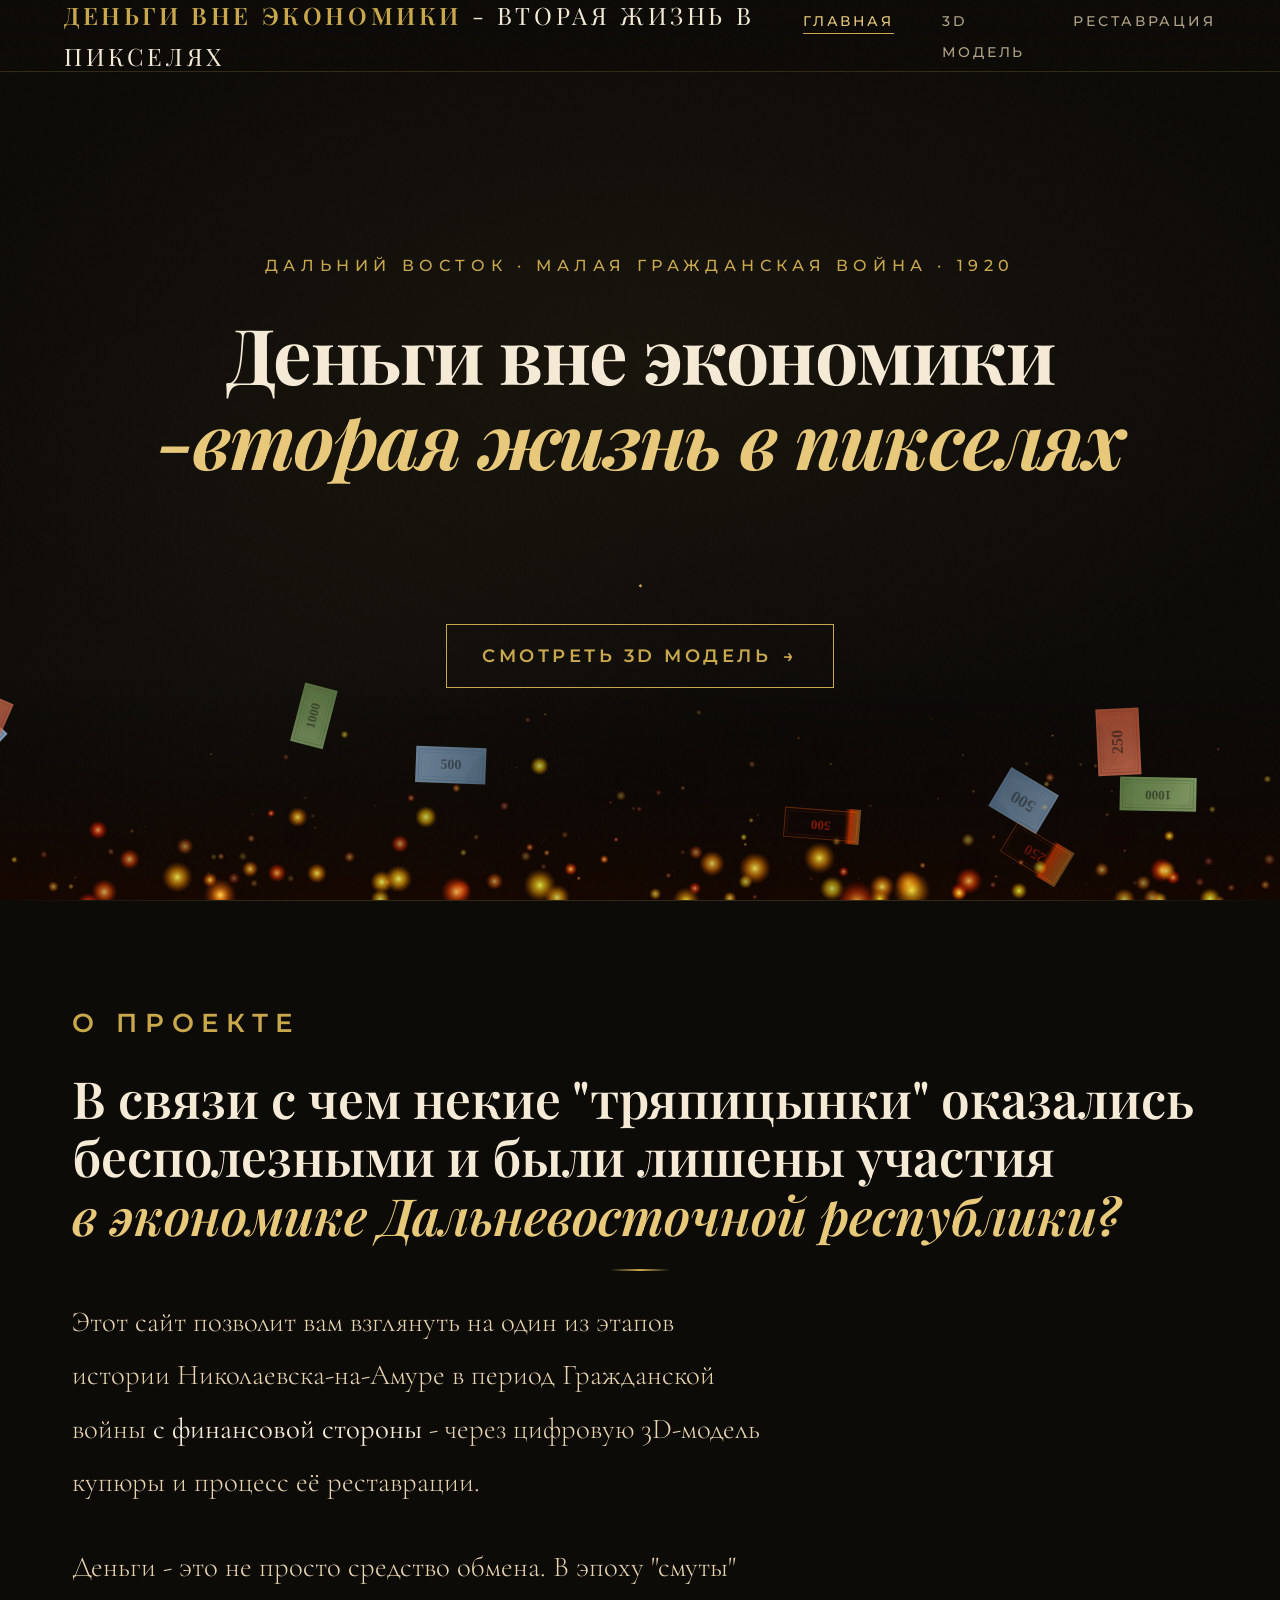
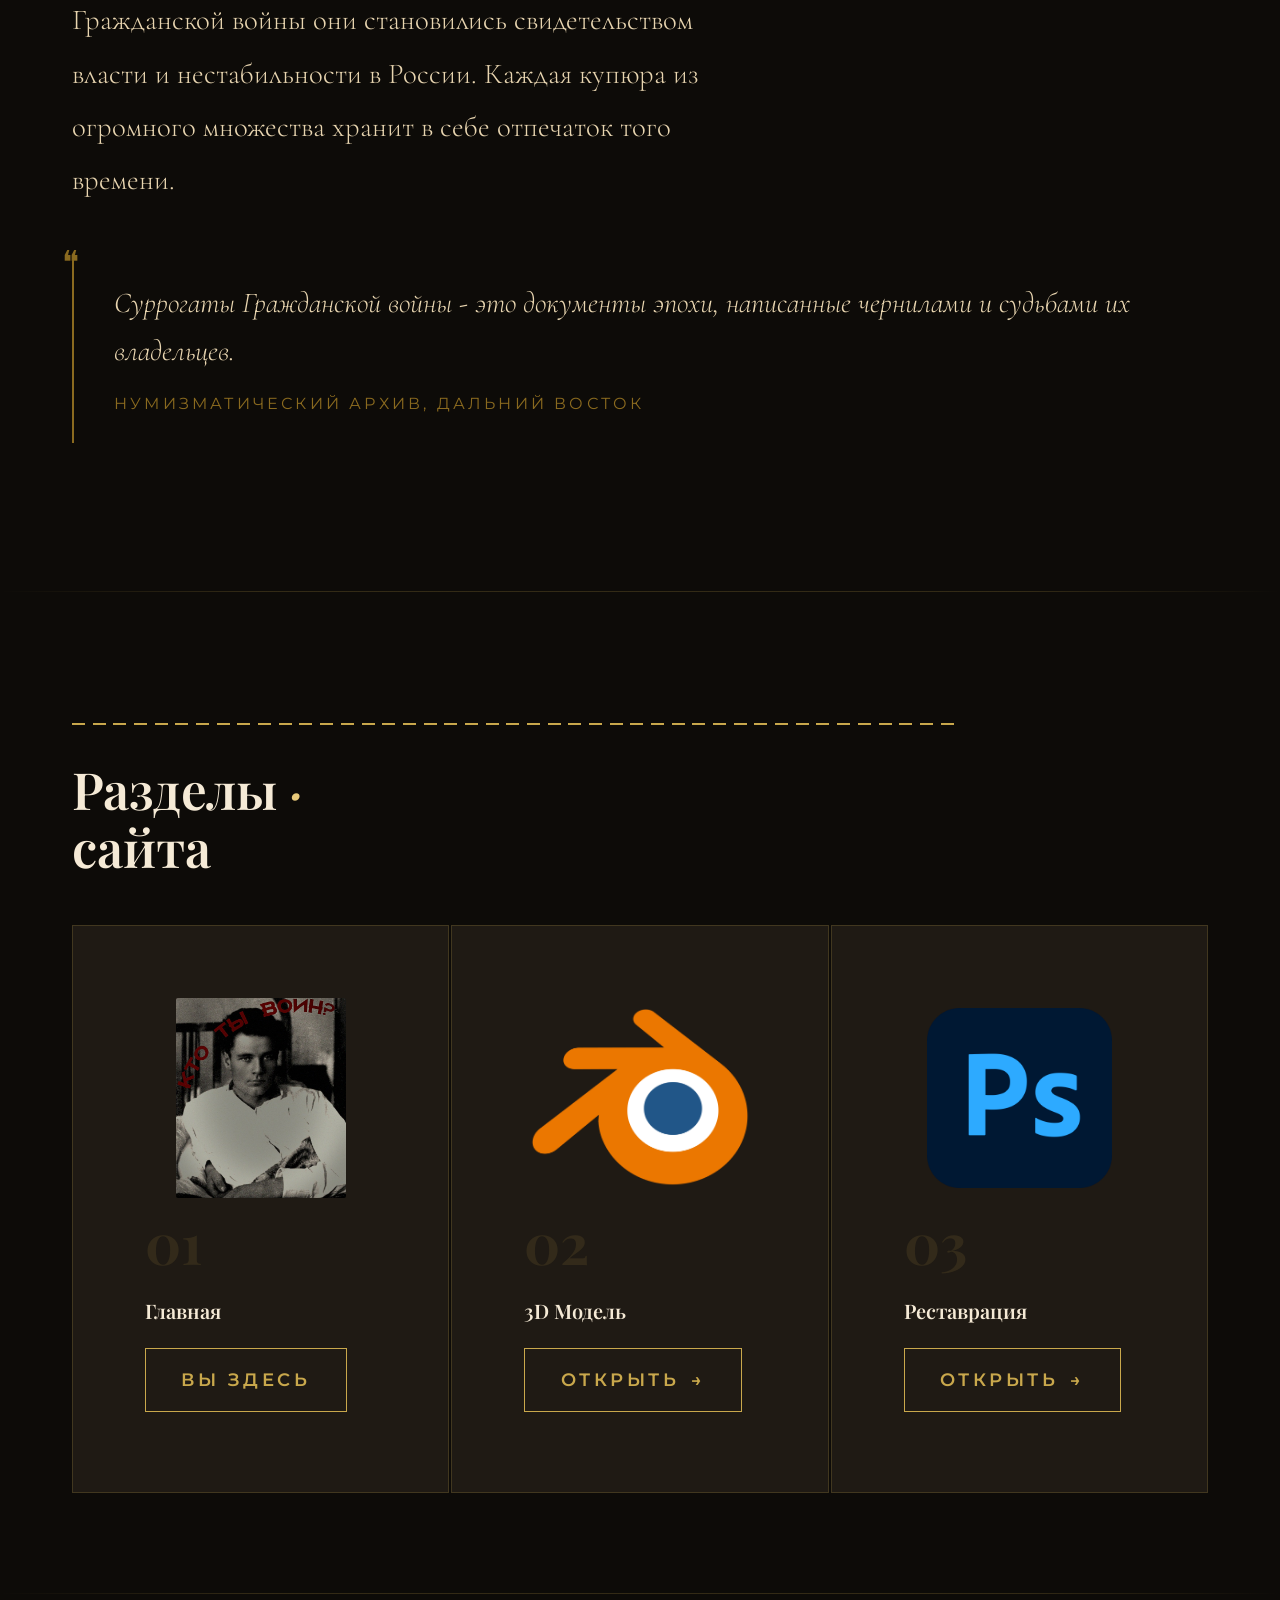
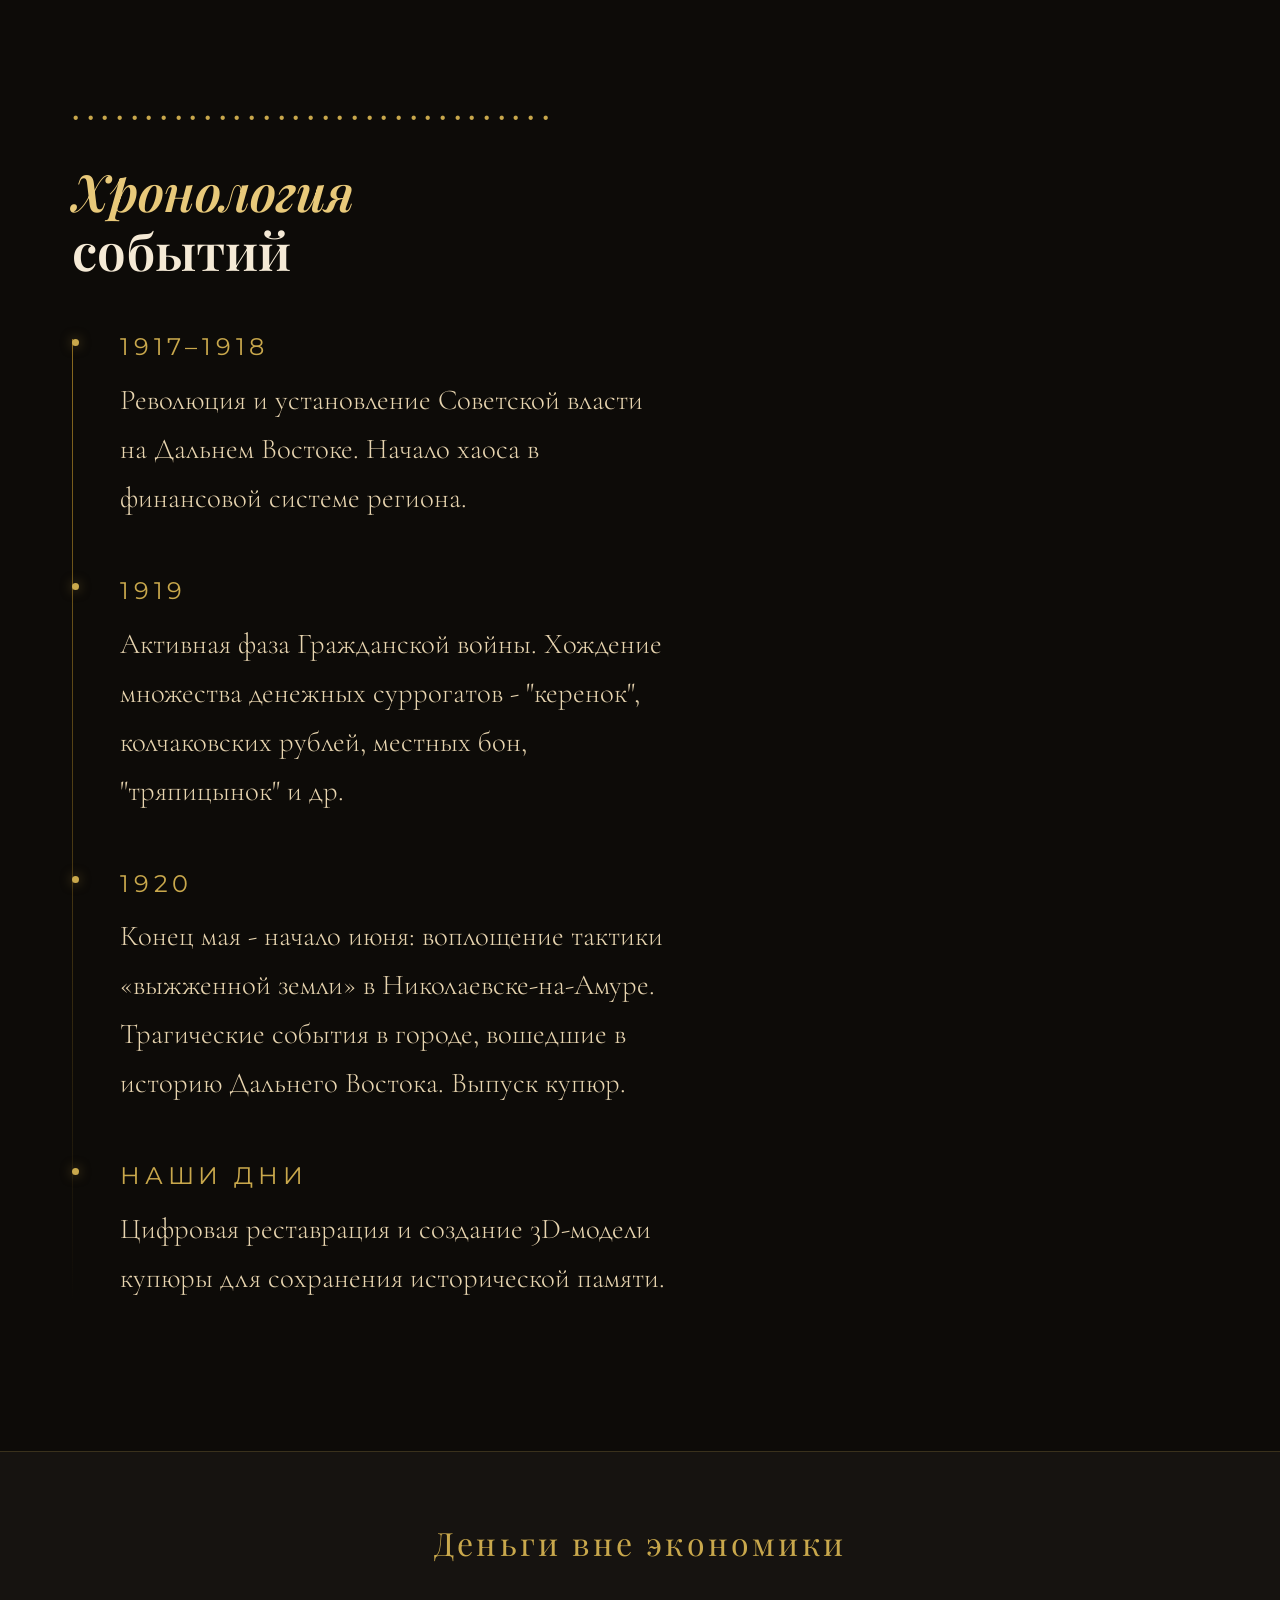
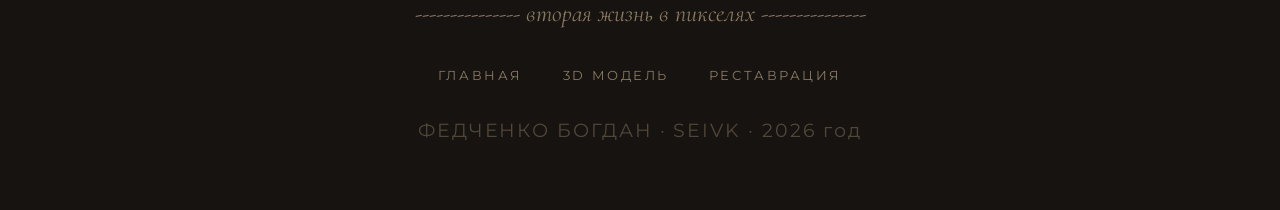
<file: index.html>
<!DOCTYPE html>
<html lang="ru">
<head>
  <meta charset="UTF-8" />
  <meta name="viewport" content="width=device-width, initial-scale=1.0" />
  <title>Деньги вне экономики - вторая жизнь в пикселях</title>
  <link rel="stylesheet" href="css/style.css" />
  <style>
    #fire-canvas {
      position: absolute;
      bottom: 0; left: 0;
      width: 100%; height: 220px;
      pointer-events: none;
      z-index: 1;
    }
    .page-hero { position: relative; overflow: hidden; }
    .page-hero > *:not(#fire-canvas) { position: relative; z-index: 2; }
  </style>
</head>
<body>

  <!-- ─── NAVIGATION ─── -->
  <nav>
    <a href="index.html" class="nav-logo">Деньги вне экономики <span>- вторая жизнь в пикселях</span></a>
    <ul class="nav-links">
      <li><a href="index.html">Главная</a></li>
      <li><a href="model.html">3D Модель</a></li>
      <li><a href="restoration.html">Реставрация</a></li>
    </ul>
  </nav>

  <!-- ─── HERO ─── -->
  <section class="page-hero">

    <canvas id="fire-canvas"></canvas>

    <p class="hero-eyebrow">Дальний Восток · Малая Гражданская война · 1920</p>
    <h1 class="hero-title">Деньги вне экономики<br><em>-вторая жизнь в пикселях</em></h1>
    <p class="hero-subtitle"></p>

    <div class="ornament" style="animation: fadeIn 1s ease forwards 1s; opacity: 0;">
      <span class="ornament-icon">◆</span>
    </div>

    <a href="model.html" class="btn" style="animation: fadeUp 0.8s ease forwards 1.1s; opacity: 0;">
      <span>Смотреть 3D модель</span>
      <span class="btn-arrow">→</span>
    </a>
  </section>

  <div class="divider"></div>

  <!-- ─── ABOUT SECTION ─── -->
  <div class="section">
    <span class="section-label reveal">О проекте</span>
    <h2 class="section-title reveal">В связи с чем некие "тряпицынки" оказались бесполезными и были лишены 
      участия <br><em>в экономике Дальневосточной республики?</em></h2>
    <div class="gold-line reveal"></div>

    <p class="section-text reveal" style="margin-bottom: 2rem;">
      Этот сайт позволит вам взглянуть на один из этапов истории Николаевска‑на‑Амуре
      в период Гражданской войны <strong style="color: var(--cream); font-weight: 400;">с финансовой стороны</strong> - через цифровую
      3D‑модель купюры и процесс её реставрации.
    </p>

    <p class="section-text reveal">
      Деньги - это не просто средство обмена. В эпоху "смуты" Гражданской войны они становились
      свидетельством власти и нестабильности в России. Каждая купюра из огромного множества хранит в себе отпечаток того времени.
    </p>

    <div class="quote-block reveal">
      <p class="quote-text">
        Суррогаты Гражданской войны - это документы эпохи, написанные чернилами и судьбами их владельцев.
      </p>
      <span class="quote-source">Нумизматический архив, Дальний Восток</span>
    </div>
  </div>

  <div class="divider"></div>

  <!-- ─── THREE PAGES CARDS ─── -->
  <div class="section">
    <span class="section-label reveal">___________________________________________</span>
    <h2 class="section-title reveal">Разделы <em>·</em><br>сайта</h2>

    <div class="cards-grid" style="margin-top: 3rem;">

      <div class="card reveal" data-delay="0" style="min-height:340px;display:flex;flex-direction:column;justify-content:space-between;">
        <div style="flex:1;display:flex;align-items:center;justify-content:center;padding:1.5rem 1.5rem 1rem;">
          <img src="assets/images/card-about.jpg" alt="Главная"
               style="max-width:100%;max-height:200px;object-fit:contain;border-radius:2px;" />
        </div>
        <div style="padding:0 2rem 2rem;">
          <div class="card-number">01</div>
          <h3 class="card-title">Главная</h3>
          <div style="margin-top:1.25rem;">
            <a href="index.html" class="btn"><span>Вы здесь</span></a>
          </div>
        </div>
      </div>

      <div class="card reveal" data-delay="150" style="min-height:340px;display:flex;flex-direction:column;justify-content:space-between;">
        <div style="flex:1;display:flex;align-items:center;justify-content:center;padding:1.5rem 1.5rem 1rem;">
          <img src="assets/images/card-model.png" alt="3D Модель"
               style="max-width:100%;max-height:180px;object-fit:contain;" />
        </div>
        <div style="padding:0 2rem 2rem;">
          <div class="card-number">02</div>
          <h3 class="card-title">3D Модель</h3>
          <div style="margin-top:1.25rem;">
            <a href="model.html" class="btn"><span>Открыть</span> <span class="btn-arrow">→</span></a>
          </div>
        </div>
      </div>

      <div class="card reveal" data-delay="300" style="min-height:340px;display:flex;flex-direction:column;justify-content:space-between;">
        <div style="flex:1;display:flex;align-items:center;justify-content:center;padding:1.5rem 1.5rem 1rem;">
          <img src="assets/images/card-restoration.png" alt="Реставрация"
               style="max-width:100%;max-height:180px;object-fit:contain;" />
        </div>
        <div style="padding:0 2rem 2rem;">
          <div class="card-number">03</div>
          <h3 class="card-title">Реставрация</h3>
          <div style="margin-top:1.25rem;">
            <a href="restoration.html" class="btn"><span>Открыть</span> <span class="btn-arrow">→</span></a>
          </div>
        </div>
      </div>

    </div>
  </div>

  <div class="divider"></div>

  <!-- ─── TIMELINE ─── -->
  <div class="section">
    <span class="section-label reveal">·································</span>
    <h2 class="section-title reveal"><em>Хронология</em><br>событий</h2>
    <div class="timeline" style="max-width: 600px;">
      <div class="timeline-item reveal">
        <div class="timeline-year">1917–1918</div>
        <p class="timeline-text">Революция и установление Советской власти на Дальнем Востоке. Начало хаоса в финансовой системе региона.</p>
      </div>
      <div class="timeline-item reveal" data-delay="150">
        <div class="timeline-year">1919</div>
        <p class="timeline-text">Активная фаза Гражданской войны. Хождение множества денежных суррогатов - "керенок", колчаковских рублей, местных бон, "тряпицынок" и др.</p>
      </div>
      <div class="timeline-item reveal" data-delay="300">
        <div class="timeline-year">1920</div>
        <p class="timeline-text">Конец мая - начало июня: воплощение тактики «выжженной земли» в Николаевске‑на‑Амуре. Трагические события в городе, вошедшие в историю Дальнего Востока. Выпуск купюр.</p>
      </div>
      <div class="timeline-item reveal" data-delay="450">
        <div class="timeline-year">Наши дни</div>
        <p class="timeline-text">Цифровая реставрация и создание 3D‑модели купюры для сохранения исторической памяти.</p>
      </div>
    </div>
  </div>

  <!-- ─── FOOTER ─── -->
  <footer>
    <div class="footer-logo">Деньги вне экономики</div>
    <p class="footer-text">
    --------------- вторая жизнь в пикселях ---------------
    </p>
    <ul class="footer-nav">
      <li><a href="index.html">Главная</a></li>
      <li><a href="model.html">3D Модель</a></li>
      <li><a href="restoration.html">Реставрация</a></li>
    </ul>
    <p class="footer-copy">ФЕДЧЕНКО БОГДАН · SEIVK · 2026 год</p>
  </footer>

  <script src="js/main.js"></script>
  <script>
  (function() {
    const canvas = document.getElementById('fire-canvas');
    if (!canvas) return;
    const ctx = canvas.getContext('2d');

    function resize() {
      canvas.width  = canvas.offsetWidth  || window.innerWidth;
      canvas.height = canvas.offsetHeight || 220;
    }
    resize();
    window.addEventListener('resize', resize);

    // ── Частицы огня ──
    function rnd(a, b) { return a + Math.random() * (b - a); }

    function makeParticle() {
      return {
        x:     rnd(0, canvas.width),
        y:     canvas.height + rnd(0, 8),
        vx:    rnd(-0.7, 0.7),
        vy:    rnd(-3.2, -1.4),
        life:  rnd(0.1, 1.0),
        decay: rnd(0.009, 0.022),
        size:  rnd(7, 26),
        hue:   rnd(8, 48),
      };
    }

    const PCOUNT = 200;
    const parts = Array.from({length: PCOUNT}, makeParticle);

    // ── Купюры — три номинала ──
    const BILL_TYPES = [
      { label: '1000', colors: ['rgba(145,178,115,0.92)', 'rgba(115,150,85,0.88)'], border: 'rgba(65,88,45,0.45)' },
      { label:  '500', colors: ['rgba(140,170,200,0.92)', 'rgba(110,145,175,0.88)'], border: 'rgba(55,80,110,0.45)' },
      { label:  '250', colors: ['rgba(210,110, 80,0.92)', 'rgba(185, 85, 55,0.88)'], border: 'rgba(130,50,35,0.45)' },
    ];

    function makeBill() {
      const fromRight = Math.random() > 0.5;
      const type = BILL_TYPES[Math.floor(Math.random() * BILL_TYPES.length)];
      return {
        x:    fromRight ? canvas.width + 70 : -70,
        y:    rnd(canvas.height * 0.05, canvas.height * 0.5),
        vx:   fromRight ? rnd(-2.0, -0.9) : rnd(0.9, 2.0),
        vy:   rnd(0.3, 1.1),
        rot:  rnd(0, Math.PI * 2),
        rotV: rnd(-0.05, 0.05),
        w:    rnd(55, 82),
        h:    rnd(30, 46),
        op:   rnd(0.75, 1.0),
        burn: false,
        bp:   0,
        type,
      };
    }

    const BCOUNT = 9;
    const bills = Array.from({length: BCOUNT}, () => {
      const b = makeBill();
      b.x = rnd(0, canvas.width);
      return b;
    });

    function drawBill(b) {
      ctx.save();
      ctx.translate(b.x, b.y);
      ctx.rotate(b.rot);
      ctx.globalAlpha = Math.max(0, b.op);

      const g = ctx.createLinearGradient(-b.w/2, 0, b.w/2, 0);
      if (b.burn) {
        g.addColorStop(0,                        'rgba(170,120,45,0.9)');
        g.addColorStop(Math.min(b.bp, 0.99),     'rgba(255,65,0,0.95)');
        g.addColorStop(Math.min(b.bp+0.08, 1.0), 'rgba(18,4,0,0.2)');
        g.addColorStop(1,                        'rgba(8,1,0,0.05)');
      } else {
        g.addColorStop(0, b.type.colors[0]);
        g.addColorStop(1, b.type.colors[1]);
      }

      ctx.fillStyle = g;
      ctx.beginPath();
      ctx.rect(-b.w/2, -b.h/2, b.w, b.h);
      ctx.fill();

      ctx.strokeStyle = b.burn ? 'rgba(255,100,0,0.5)' : b.type.border;
      ctx.lineWidth = 1;
      ctx.strokeRect(-b.w/2+3, -b.h/2+3, b.w-6, b.h-6);

      // Внутренняя рамка
      if (!b.burn || b.bp < 0.3) {
        ctx.strokeStyle = b.burn ? 'rgba(255,80,0,0.3)' : b.type.border;
        ctx.lineWidth = 0.5;
        ctx.strokeRect(-b.w/2+6, -b.h/2+6, b.w-12, b.h-12);
      }

      if (!b.burn || b.bp < 0.45) {
        ctx.fillStyle = b.burn
          ? `rgba(255,45,0,${0.85 - b.bp})`
          : 'rgba(20,20,20,0.6)';
        ctx.font = `bold ${Math.round(b.h * 0.38)}px serif`;
        ctx.textAlign = 'center';
        ctx.textBaseline = 'middle';
        ctx.fillText(b.type.label, 0, 0);
      }

      ctx.globalAlpha = 1;
      ctx.restore();
    }

    function frame(ts) {
      const t = ts * 0.001;
      ctx.clearRect(0, 0, canvas.width, canvas.height);

      // Фон
      const bg = ctx.createLinearGradient(0, 0, 0, canvas.height);
      bg.addColorStop(0,   'rgba(0,0,0,0)');
      bg.addColorStop(0.4, 'rgba(12,4,0,0.35)');
      bg.addColorStop(1,   'rgba(22,6,0,0.88)');
      ctx.fillStyle = bg;
      ctx.fillRect(0, 0, canvas.width, canvas.height);

      // Купюры
      bills.forEach(b => {
        b.x   += b.vx;
        b.y   += b.vy;
        b.rot += b.rotV;
        if (b.y > canvas.height * 0.62) b.burn = true;
        if (b.burn) { b.bp += 0.013; b.vy += 0.06; b.op -= 0.009; }
        if (b.bp > 1 || b.op < 0 || b.y > canvas.height + 40) Object.assign(b, makeBill());
        drawBill(b);
      });

      // Огонь
      parts.forEach(p => {
        p.x    += p.vx + Math.sin(t * 2.2 + p.x * 0.012) * 0.35;
        p.y    += p.vy;
        p.life -= p.decay;
        p.size *= 0.994;
        if (p.life <= 0 || p.y < -20) { Object.assign(p, makeParticle()); return; }

        const a  = Math.min(p.life * 1.6, 1) * 0.88;
        const lx = 38 + (1 - p.life) * 28;
        const r  = p.size * p.life;
        if (r < 0.1) return;

        const fg = ctx.createRadialGradient(p.x, p.y, 0, p.x, p.y, r);
        fg.addColorStop(0,   `hsla(${p.hue+22},100%,${lx+22}%,${a})`);
        fg.addColorStop(0.5, `hsla(${p.hue},100%,${lx}%,${a*0.65})`);
        fg.addColorStop(1,   `hsla(${p.hue-12},100%,${lx-12}%,0)`);
        ctx.beginPath();
        ctx.arc(p.x, p.y, r, 0, Math.PI * 2);
        ctx.fillStyle = fg;
        ctx.fill();

        // Дым
        if (p.life < 0.28) {
          ctx.beginPath();
          ctx.arc(p.x + Math.sin(t + p.x) * 6, p.y - 18, p.size * 2.2, 0, Math.PI * 2);
          ctx.fillStyle = `rgba(18,8,3,${p.life * 0.14})`;
          ctx.fill();
        }
      });

      requestAnimationFrame(frame);
    }

    requestAnimationFrame(frame);
  })();
  </script>
</body>
</html>
</file>
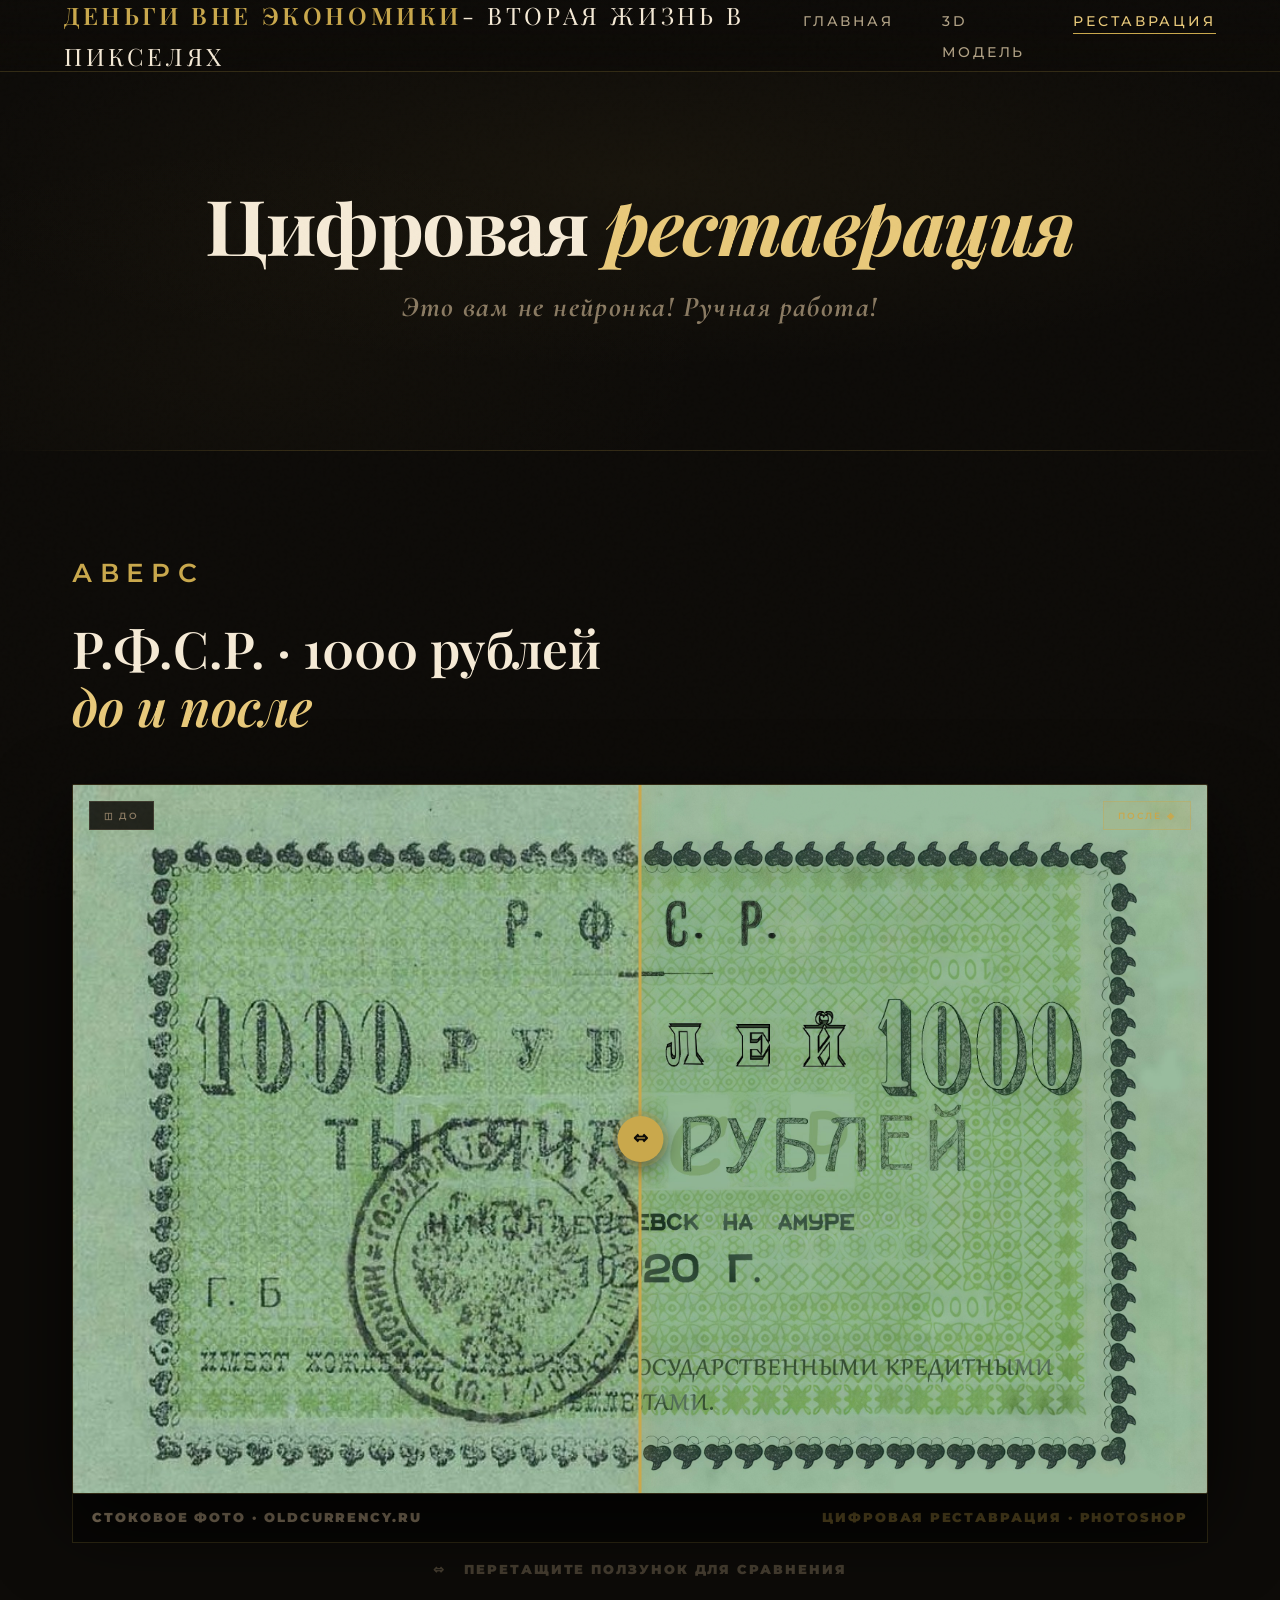
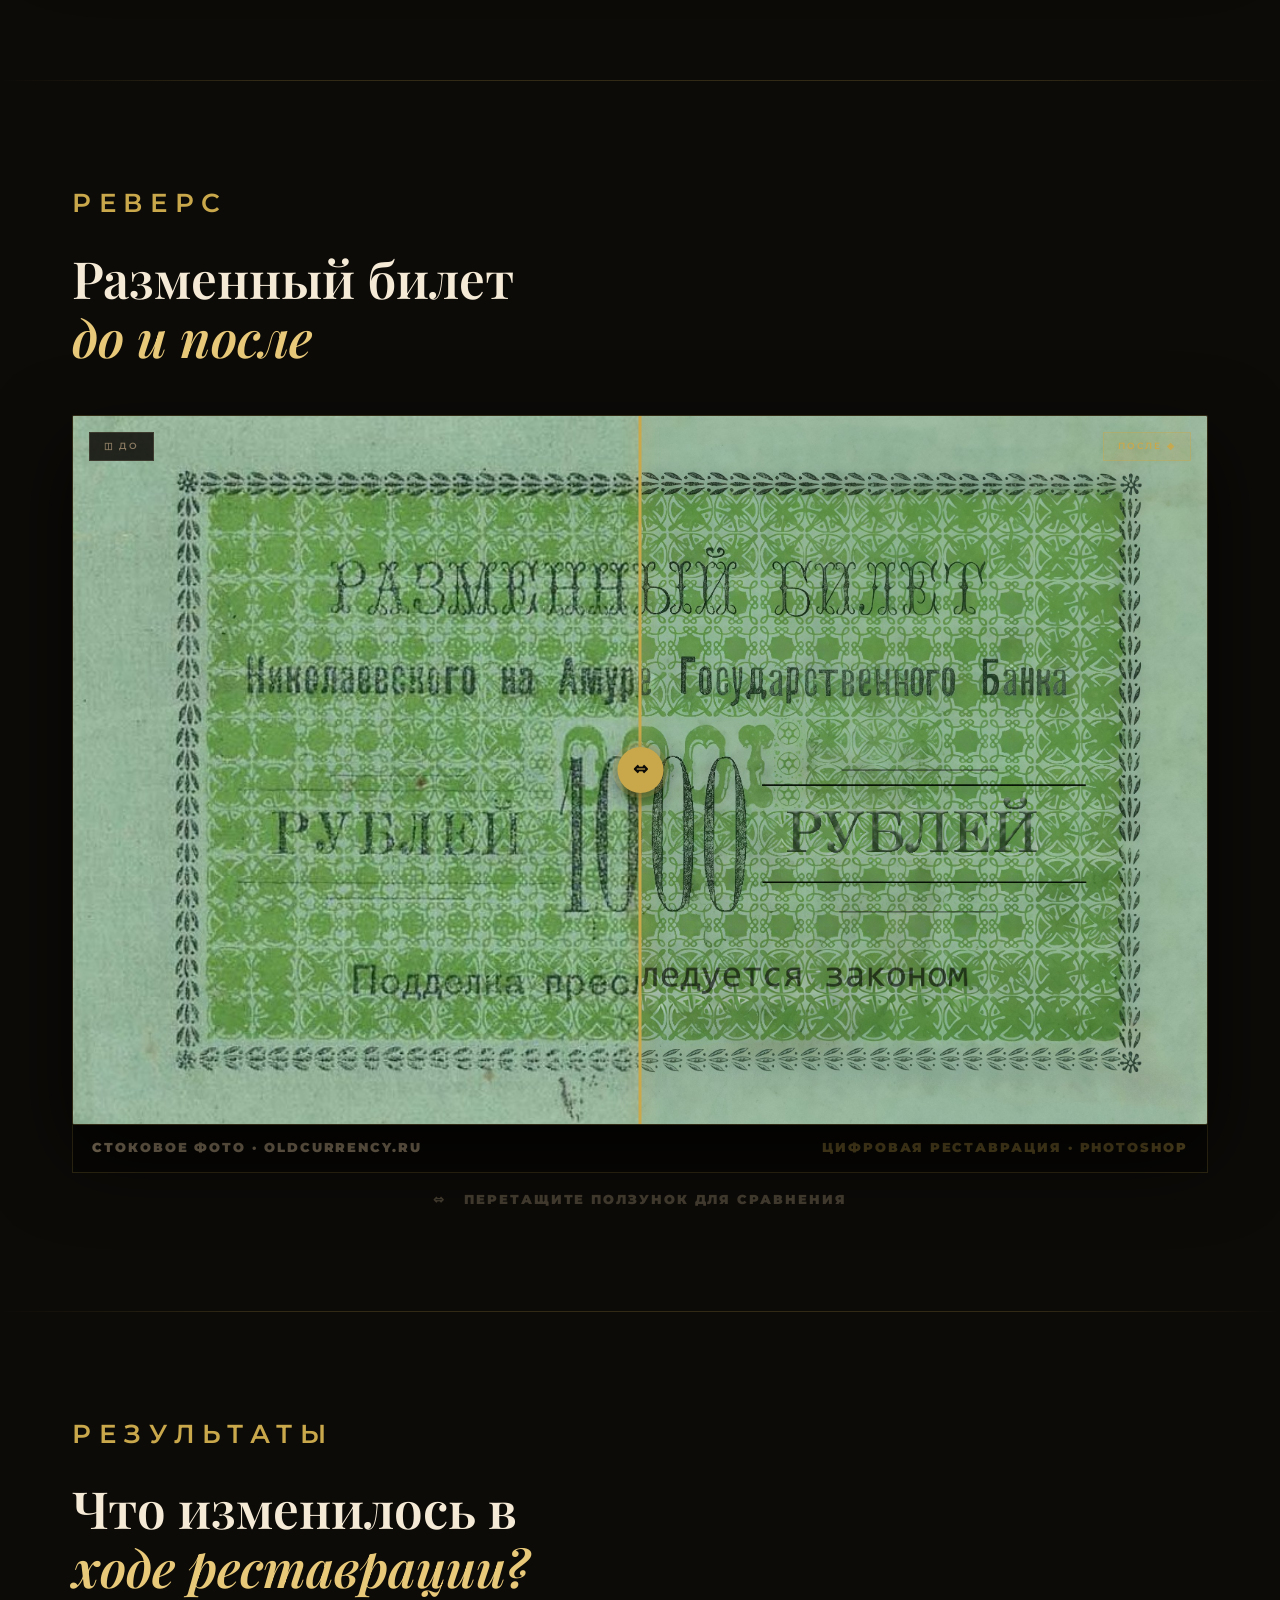
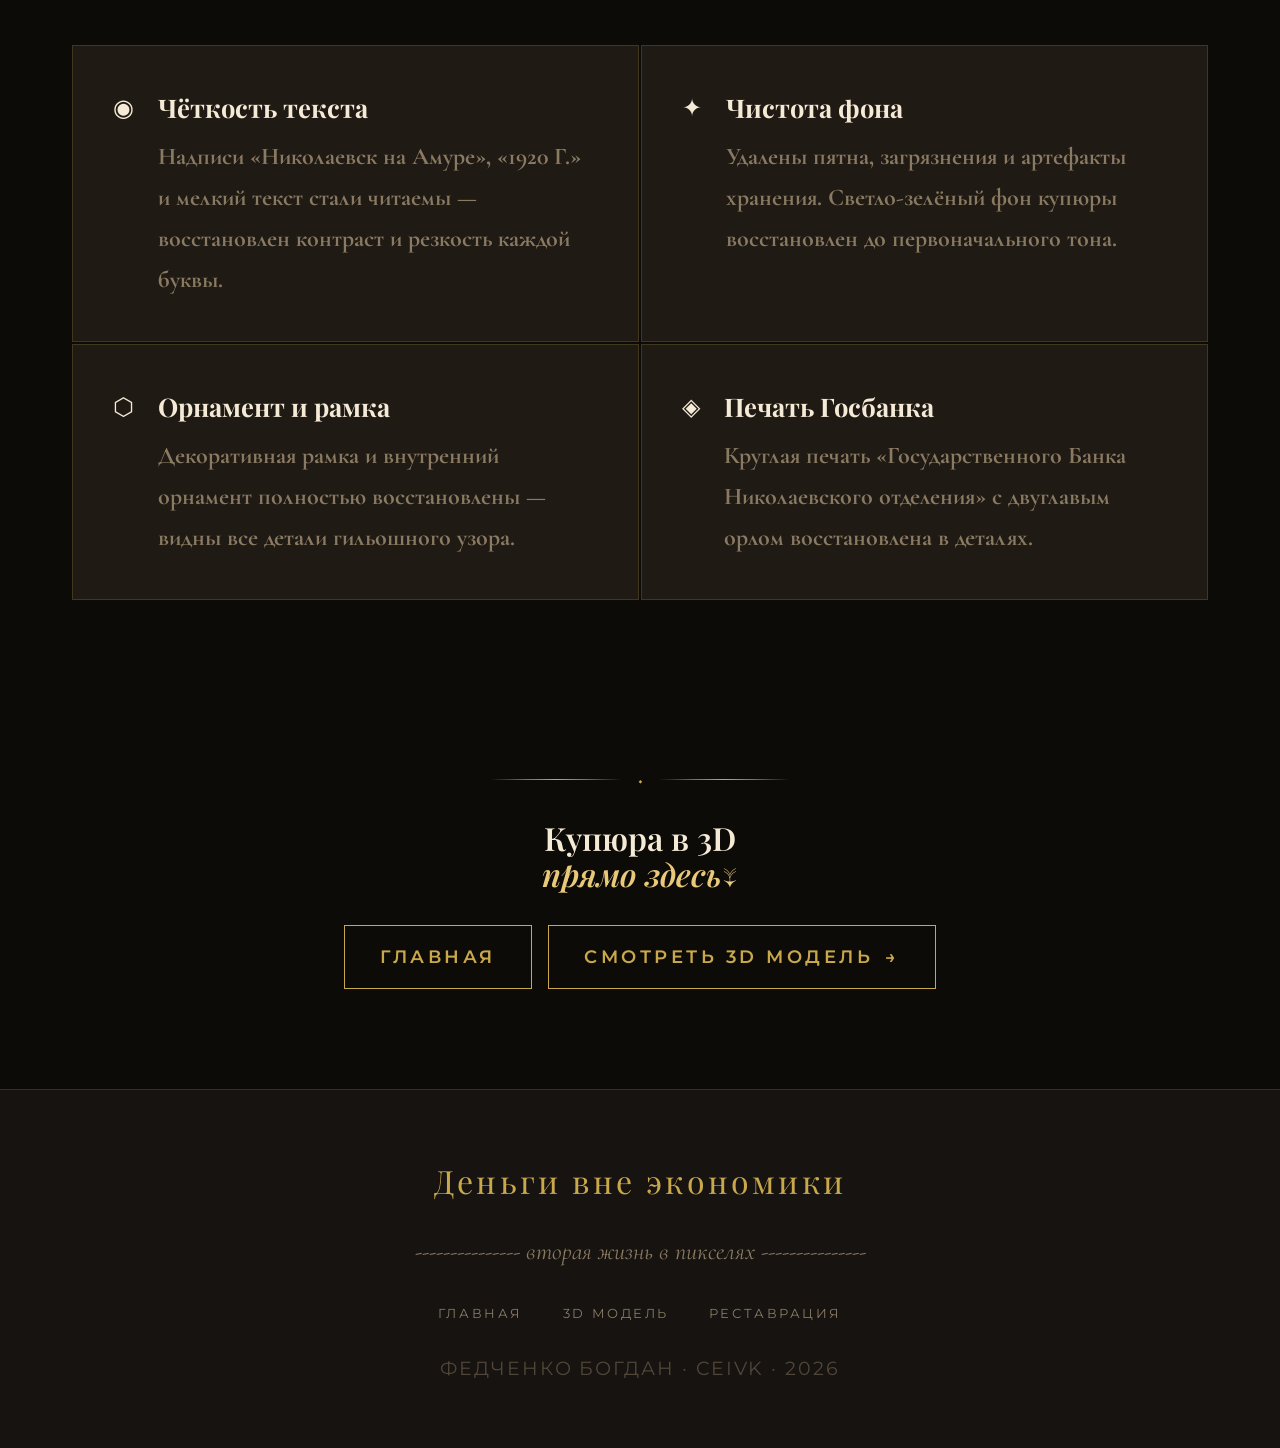
<file: restoration.html>
<!DOCTYPE html>
<html lang="ru">
<head>
  <meta charset="UTF-8" />
  <meta name="viewport" content="width=device-width, initial-scale=1.0" />
  <title>Реставрация - Деньги вне экономики - вторая жизнь в пикселях</title>
  <link rel="stylesheet" href="css/style.css" />
  <style>

    /* ─── PROCESS STEPS ─── */
    .process-steps {
      display: grid;
      grid-template-columns: repeat(4, 1fr);
      gap: 0;
      margin: 4rem 0;
      border: 1px solid var(--border);
    }
    .process-step {
      padding: 2.5rem 2rem;
      border-right: 1px solid var(--border);
      position: relative;
      transition: background 0.3s;
    }
    .process-step:last-child { border-right: none; }
    .process-step:hover { background: rgba(201,168,76,0.03); }
    .step-num {
      font-family: 'Playfair Display', serif;
      font-size: 3rem; font-weight: 700;
      color: rgba(201,168,76,0.1); line-height: 1;
      margin-bottom: 1rem; transition: color 0.3s;
    }
    .process-step:hover .step-num { color: rgba(201,168,76,0.22); }
    .step-title { font-family: 'Playfair Display', serif; font-size: 1rem; color: var(--cream); margin-bottom: 0.75rem; }
    .step-text  { font-size: 0.9rem; line-height: 1.65; color: var(--text-muted); }
    .process-step:not(:last-child)::after {
      content: '→';
      position: absolute; right: -0.7rem; top: 50%;
      transform: translateY(-50%);
      color: var(--gold-dark); font-size: 1rem;
      z-index: 2; background: var(--dark); padding: 0.2rem;
    }

    /* ─── COMPARE SLIDER ─── */
    .compare {
      position: relative;
      width: 100%;
      aspect-ratio: 8/5;
      margin: 3rem 0 0;
      background: #0a0906;
      border: 1px solid var(--border);
      border-radius: 2px;
      overflow: hidden;
      box-shadow: 0 30px 80px rgba(0,0,0,0.7);
      cursor: ew-resize;
      user-select: none;
      -webkit-user-select: none;
    }

    /* Картинка ПОСЛЕ — всегда на весь блок */
    .compare-img {
      position: absolute;
      top: 0; left: 0;
      width: 100%; height: 100%;
      object-fit: cover;
      object-position: center;
    }

    /* Картинка ДО — поверх, обрезается справа через clip-path */
    .compare-before {
      position: absolute;
      top: 0; left: 0;
      width: 100%; height: 100%;
      /* clip-path set by JS */
    }
    .compare-before img {
      position: absolute;
      top: 0; left: 0;
      width: 100%; height: 100%;
      object-fit: cover;
      object-position: center;
    }

    /* Линия-разделитель */
    .compare-line {
      position: absolute;
      top: 0; bottom: 0;
      left: 50%;
      width: 3px;
      transform: translateX(-50%);
      background: var(--gold);
      box-shadow: 0 0 18px rgba(201,168,76,0.8);
      z-index: 10;
      pointer-events: none;
    }

    /* Кнопка на линии */
    .compare-btn {
      position: absolute;
      top: 50%; left: 50%;
      transform: translate(-50%, -50%);
      width: 46px; height: 46px;
      background: var(--gold);
      border-radius: 50%;
      display: flex; align-items: center; justify-content: center;
      color: var(--dark);
      font-size: 1.1rem; font-weight: 700;
      box-shadow: 0 0 0 5px rgba(201,168,76,0.2), 0 6px 20px rgba(0,0,0,0.6);
      pointer-events: none;
    }

    /* Лейблы */
    .compare-label {
      position: absolute;
      top: 1rem;
      font-family: 'Montserrat', sans-serif;
      font-size: 0.58rem; font-weight: 600;
      letter-spacing: 0.22em; text-transform: uppercase;
      padding: 0.35rem 0.9rem;
      z-index: 11; pointer-events: none;
    }
    .compare-label.before {
      left: 1rem;
      background: rgba(13,11,8,0.85);
      color: var(--text-muted);
      border: 1px solid rgba(138,122,98,0.25);
    }
    .compare-label.after {
      right: 1rem;
      background: rgba(201,168,76,0.15);
      color: var(--gold);
      border: 1px solid rgba(201,168,76,0.4);
    }

    /* Подпись */
    .compare-caption {
      display: flex; justify-content: space-between;
      padding: 0.8rem 1.2rem;
      background: rgba(9,8,6,0.97);
      border: 1px solid var(--border);
      border-top: none;
    }
    .compare-caption span {
      font-family: 'Montserrat', sans-serif;
      font-size: 0.8rem; letter-spacing: 0.15em; text-transform: uppercase;
      font-weight: 900;
    }
    .compare-caption span:first-child { color: var(--text-muted); }
    .compare-caption span:last-child  { color: rgba(201,168,76,0.45); }

    .viewer-hint {
      text-align: center; margin-top: 1rem;
      font-family: 'Montserrat', sans-serif;
      font-size: 0.8rem; letter-spacing: 0.15em; text-transform: uppercase;
      color: rgba(138,122,98,0.45);
      font-weight: 900;
    }

    /* ─── FINDINGS ─── */
    .findings-grid {
      display: grid; grid-template-columns: 1fr 1fr;
      gap: 2px; margin-top: 3rem;
    }
    .finding {
      background: var(--dark-3); border: 1px solid var(--border);
      padding: 2.5rem; display: flex; gap: 1.5rem; align-items: flex-start;
      transition: border-color 0.3s;
    }
    .finding:hover { border-color: rgba(201,168,76,0.35); }
    .finding-icon  { font-size: 1.5rem; flex-shrink: 0; margin-top: 0.2rem; }
    .finding-title { font-family: 'Playfair Display', serif; font-size: 1.6rem; color: var(--cream); margin-bottom: 0.5rem; }
    .finding-text  { font-size: 1.5rem; line-height: 1.7; color: var(--text-muted);font-weight: 900; }

    @media (max-width: 768px) {
      .process-steps { grid-template-columns: 1fr 1fr; }
      .process-step::after { display: none; }
      .findings-grid { grid-template-columns: 1fr; }
    }
  </style>
</head>
<body>

  <!-- ─── NAVIGATION ─── -->
  <nav>
    <a href="index.html" class="nav-logo">Деньги вне экономики<span>- вторая жизнь в пикселях</span></a>
    <ul class="nav-links">
      <li><a href="index.html">Главная</a></li>
      <li><a href="model.html">3D Модель</a></li>
      <li><a href="restoration.html">Реставрация</a></li>
    </ul>
  </nav>

  <!-- ─── HERO ─── -->
  <section class="page-hero" style="min-height: 50vh; padding-top: 140px; padding-bottom: 60px;">
    <p class="hero-eyebrow"></p>
    <h1 class="hero-title">Цифровая <em>реставрация</em></h1>
    <p class="hero-subtitle">Это вам не нейронка! Ручная работа!</p>
  </section>

  <div class="divider"></div>

  <!-- ─── SLIDER 1: ЛИЦЕВАЯ СТОРОНА ─── -->
  <div class="section">
    <span class="section-label reveal">Аверс</span>
    <h2 class="section-title reveal">Р.Ф.С.Р. · 1000 рублей<br><em>до и после</em></h2>

    <div class="reveal">
      <div class="compare" id="c1">

        <!-- ПОСЛЕ (задний план, задаёт высоту) -->
        <img class="compare-img" src="assets/images/Front_BSDF.jpg" alt="После реставрации" />

        <!-- ДО (поверх, обрезается) -->
        <div class="compare-before" id="c1-before">
          <img src="assets/images/before_front.jpg" alt="До реставрации" />
        </div>

        <!-- Линия -->
        <div class="compare-line" id="c1-line">
          <div class="compare-btn">⇔</div>
        </div>

        <!-- Лейблы -->
        <div class="compare-label before">◫ До</div>
        <div class="compare-label after">После ◈</div>
      </div>

      <div class="compare-caption">
        <span>Стоковое фото · oldcurrency.ru</span>
        <span>Цифровая реставрация · Photoshop</span>
      </div>
      <p class="viewer-hint">⇔ &nbsp; Перетащите ползунок для сравнения</p>
    </div>
  </div>

  <div class="divider"></div>

  <!-- ─── SLIDER 2: ОБОРОТНАЯ СТОРОНА ─── -->
  <div class="section">
    <span class="section-label reveal">Реверс</span>
    <h2 class="section-title reveal">Разменный билет<br><em>до и после</em></h2>

    <div class="reveal">
      <div class="compare" id="c2">

        <!-- ПОСЛЕ -->
        <img class="compare-img" src="assets/images/Back_BSDF.jpg" alt="После реставрации" />

        <!-- ДО -->
        <div class="compare-before" id="c2-before">
          <img src="assets/images/before_back.jpg" alt="До реставрации" />
        </div>

        <!-- Линия -->
        <div class="compare-line" id="c2-line">
          <div class="compare-btn">⇔</div>
        </div>

        <!-- Лейблы -->
        <div class="compare-label before">◫ До</div>
        <div class="compare-label after">После ◈</div>
      </div>

      <div class="compare-caption">
        <span>Стоковое фото · oldcurrency.ru</span>
        <span>Цифровая реставрация · Photoshop</span>
      </div>
      <p class="viewer-hint">⇔ &nbsp; Перетащите ползунок для сравнения</p>
    </div>
  </div>

  <div class="divider"></div>

  <!-- ─── FINDINGS ─── -->
  <div class="section">
    <span class="section-label reveal">Результаты</span>
    <h2 class="section-title reveal">Что изменилось в <br><em>ходе реставрации?</em></h2>
    <div class="findings-grid">
      <div class="finding reveal">
        <div class="finding-icon">◉</div>
        <div>
          <h3 class="finding-title">Чёткость текста</h3>
          <p class="finding-text">Надписи «Николаевск на Амуре», «1920 Г.» и мелкий текст стали читаемы — восстановлен контраст и резкость каждой буквы.</p>
        </div>
      </div>
      <div class="finding reveal">
        <div class="finding-icon">✦</div>
        <div>
          <h3 class="finding-title">Чистота фона</h3>
          <p class="finding-text">Удалены пятна, загрязнения и артефакты хранения. Светло-зелёный фон купюры восстановлен до первоначального тона.</p>
        </div>
      </div>
      <div class="finding reveal">
        <div class="finding-icon">⬡</div>
        <div>
          <h3 class="finding-title">Орнамент и рамка</h3>
          <p class="finding-text">Декоративная рамка и внутренний орнамент полностью восстановлены — видны все детали гильошного узора.</p>
        </div>
      </div>
      <div class="finding reveal">
        <div class="finding-icon">◈</div>
        <div>
          <h3 class="finding-title">Печать Госбанка</h3>
          <p class="finding-text">Круглая печать «Государственного Банка Николаевского отделения» с двуглавым орлом восстановлена в деталях.</p>
        </div>
      </div>
    </div>
  </div>

  <!-- ─── CTA ─── -->
  <div class="section" style="text-align: center; padding-top: 40px;">
    <div class="ornament reveal"><span class="ornament-icon">◆</span></div>
    <h3 class="section-title reveal" style="font-size: 2rem;">Купюра в 3D<br><em>прямо здесь↓</em></h3>
    <div style="margin-top: 2rem; display: flex; gap: 1rem; justify-content: center; flex-wrap: wrap;" class="reveal">
      <a href="index.html" class="btn"><span>Главная</span></a>
      <a href="model.html" class="btn"><span>Смотреть 3D модель</span><span class="btn-arrow">→</span></a>
    </div>
  </div>

  <!-- ─── FOOTER ─── -->
  <footer>
    <div class="footer-logo">Деньги вне экономики</div>
    <p class="footer-text">--------------- вторая жизнь в пикселях ---------------</p>
    <ul class="footer-nav">
      <li><a href="index.html">Главная</a></li>
      <li><a href="model.html">3D Модель</a></li>
      <li><a href="restoration.html">Реставрация</a></li>
    </ul>
    <p class="footer-copy">ФЕДЧЕНКО БОГДАН · CEIVK · 2026</p>
  </footer>

  <script src="js/main.js"></script>
  <script>
    function initCompare(wrapperId, beforeId, lineId) {
      const wrap   = document.getElementById(wrapperId);
      const before = document.getElementById(beforeId);
      const line   = document.getElementById(lineId);
      if (!wrap) return;

      let dragging = false;

      function update(clientX) {
        const rect = wrap.getBoundingClientRect();
        let pct = Math.max(2, Math.min(98, (clientX - rect.left) / rect.width * 100));
        before.style.setProperty('clip-path', `inset(0 ${100 - pct}% 0 0)`, 'important');
        line.style.left = pct + '%';
      }

      // Начальное положение после загрузки
      window.addEventListener('load', () => {
        before.style.setProperty('clip-path', 'inset(0 50% 0 0)', 'important');
        line.style.left = '50%';
      });

      wrap.addEventListener('mousedown',  e => { dragging = true; e.preventDefault(); update(e.clientX); });
      document.addEventListener('mousemove', e => { if (dragging) update(e.clientX); });
      document.addEventListener('mouseup',   () => dragging = false);

      wrap.addEventListener('touchstart',  e => { dragging = true; update(e.touches[0].clientX); }, { passive: true });
      document.addEventListener('touchmove', e => { if (dragging) update(e.touches[0].clientX); }, { passive: true });
      document.addEventListener('touchend',  () => dragging = false);
    }

    initCompare('c1', 'c1-before', 'c1-line');
    initCompare('c2', 'c2-before', 'c2-line');
  </script>
</body>
</html>
</file>
<file: css/style.css>
@import url('https://fonts.googleapis.com/css2?family=Playfair+Display:ital,wght@0,400;0,600;0,700;1,400&family=Cormorant+Garamond:ital,wght@0,300;0,400;0,500;1,300;1,400&family=Montserrat:wght@300;400;500;600&display=swap');

:root {
  --gold: #c9a84c;
  --gold-light: #e8c97a;
  --gold-dark: #8a6a1f;
  --dark: #0d0b08;
  --dark-2: #161310;
  --dark-3: #1f1a14;
  --dark-4: #2a2318;
  --cream: #f5ead6;
  --cream-2: #e8d5b0;
  --text-muted: #8a7a62;
  --border: rgba(201, 168, 76, 0.2);
}

*, *::before, *::after {
  margin: 0;
  padding: 0;
  box-sizing: border-box;
}

html {
  scroll-behavior: smooth;
}

body {
  background-color: var(--dark);
  color: var(--cream);
  font-family: 'Cormorant Garamond', Georgia, serif;
  font-size: 18px;
  line-height: 1.7;
  overflow-x: hidden;
  cursor: default;
}

/* ─── NOISE TEXTURE OVERLAY ─── */
body::before {
  content: '';
  position: fixed;
  inset: 0;
  background-image: url("data:image/svg+xml,%3Csvg viewBox='0 0 256 256' xmlns='http://www.w3.org/2000/svg'%3E%3Cfilter id='noise'%3E%3CfeTurbulence type='fractalNoise' baseFrequency='0.9' numOctaves='4' stitchTiles='stitch'/%3E%3C/filter%3E%3Crect width='100%25' height='100%25' filter='url(%23noise)' opacity='0.04'/%3E%3C/svg%3E");
  pointer-events: none;
  z-index: 9999;
  opacity: 0.4;
}

/* ─── NAVIGATION ─── */
nav {
  position: fixed;
  top: 0;
  left: 0;
  right: 0;
  z-index: 100;
  padding: 0 4rem;
  height: 72px;
  display: flex;
  align-items: center;
  justify-content: space-between;
  background: linear-gradient(to bottom, rgba(13,11,8,0.98) 0%, rgba(13,11,8,0) 100%);
  border-bottom: 1px solid var(--border);
  backdrop-filter: blur(12px);
  -webkit-backdrop-filter: blur(12px);
  background-color: rgba(13,11,8,0.85);
}

.nav-logo {
  font-family: 'Playfair Display', serif;
  font-size: 1.5rem;
  font-weight: 600;
  letter-spacing: 0.15em;
  text-transform: uppercase;
  color: var(--gold);
  text-decoration: none;
}

.nav-logo span {
  color: var(--cream);
  font-weight: 400;
}

.nav-links {
  display: flex;
  gap: 3rem;
  list-style: none;
}

.nav-links a {
  font-family: 'Montserrat', sans-serif;
  font-size: 0.9rem;
  font-weight: 500;
  letter-spacing: 0.2em;
  text-transform: uppercase;
  color: var(--cream-2);
  text-decoration: none;
  position: relative;
  opacity: 0.75;
  transition: opacity 0.3s, color 0.3s;
}

.nav-links a::after {
  content: '';
  position: absolute;
  bottom: -4px;
  left: 0;
  width: 0;
  height: 1px;
  background: var(--gold);
  transition: width 0.3s ease;
}

.nav-links a:hover,
.nav-links a.active {
  opacity: 1;
  color: var(--gold-light);
}

.nav-links a:hover::after,
.nav-links a.active::after {
  width: 100%;
}

/* ─── ORNAMENT DIVIDERS ─── */
.ornament {
  display: flex;
  align-items: center;
  gap: 1rem;
  margin: 2rem auto;
  max-width: 300px;
  justify-content: center;
}

.ornament::before,
.ornament::after {
  content: '';
  height: 1px;
  flex: 1;
  background: linear-gradient(to right, transparent, var(--gold-dark), var(--gold), var(--gold-dark), transparent);
}

.ornament-icon {
  color: var(--gold);
  font-size: 1rem;
  line-height: 1;
}

/* ─── GOLD LINE ─── */
.gold-line {
  width: 60px;
  height: 2px;
  background: linear-gradient(to right, transparent, var(--gold), transparent);
  margin: 1.5rem auto;
}

/* ─── PAGE HEADER ─── */
.page-hero {
  min-height: 100vh;
  display: flex;
  flex-direction: column;
  justify-content: center;
  align-items: center;
  text-align: center;
  padding: 120px 2rem 80px;
  position: relative;
  overflow: hidden;
}

.page-hero::before {
  content: '';
  position: absolute;
  inset: 0;
  background:
    radial-gradient(ellipse 80% 60% at 50% 40%, rgba(201,168,76,0.06) 0%, transparent 70%),
    radial-gradient(ellipse 60% 80% at 20% 80%, rgba(201,168,76,0.03) 0%, transparent 60%);
  pointer-events: none;
}

.hero-eyebrow {
  font-family: 'Montserrat', sans-serif;
  font-size: 1rem;
  font-weight: 500;
  letter-spacing: 0.35em;
  text-transform: uppercase;
  color: var(--gold);
  margin-bottom: 2rem;
  opacity: 0;
  animation: fadeUp 0.8s ease forwards 0.3s;
}

.hero-title {
  font-family: 'Playfair Display', serif;
  font-size: clamp(2.8rem, 6vw, 5.5rem);
  font-weight: 700;
  line-height: 1.1;
  letter-spacing: -0.02em;
  color: var(--cream);
  margin-bottom: 1rem;
  opacity: 0;
  animation: fadeUp 0.8s ease forwards 0.5s;
}

.hero-title em {
  font-style: italic;
  color: var(--gold-light);
}

.hero-subtitle {
  font-family: 'Cormorant Garamond', serif;
  font-size: clamp(1.4rem, 2.7vw, 1.8rem);
  font-weight: 900;
  font-style: italic;
  color: var(--text-muted);
  letter-spacing: 0.05em;
  margin-bottom: 3rem;
  opacity: 0;
  animation: fadeUp 0.8s ease forwards 0.7s;
}

/* ─── SECTION ─── */
.section {
  padding: 100px 2rem;
  max-width: 1200px;
  margin: 0 auto;
}

.section-label {
  font-family: 'Montserrat', sans-serif;
  font-size: 1.6rem;
  font-weight: 600;
  letter-spacing: 0.3em;
  text-transform: uppercase;
  color: var(--gold);
  margin-bottom: 1.5rem;
  display: block;
}

.section-title {
  font-family: 'Playfair Display', serif;
  font-size: clamp(2rem, 4vw, 3.2rem);
  font-weight: 600;
  line-height: 1.15;
  color: var(--cream);
  margin-bottom: 1.5rem;
}

.section-title em {
  font-style: italic;
  color: var(--gold-light);
}

.section-text {
  font-family: 'Cormorant Garamond', serif;
  font-size: 1.8rem;
  font-weight: 300;
  line-height: 1.85;
  color: var(--cream-2);
  max-width: 700px;
}

/* ─── CARDS ─── */
.cards-grid {
  display: grid;
  grid-template-columns: repeat(auto-fit, minmax(280px, 1fr));
  gap: 2px;
  margin-top: 4rem;
}

.card {
  background: var(--dark-3);
  border: 1px solid var(--border);
  padding: 3rem 2.5rem;
  position: relative;
  overflow: hidden;
  transition: transform 0.4s ease, border-color 0.4s ease;
}

.card::before {
  content: '';
  position: absolute;
  top: 0;
  left: 0;
  right: 0;
  height: 2px;
  background: linear-gradient(to right, transparent, var(--gold), transparent);
  transform: scaleX(0);
  transition: transform 0.4s ease;
}

.card:hover {
  transform: translateY(-4px);
  border-color: rgba(201,168,76,0.4);
}

.card:hover::before {
  transform: scaleX(1);
}

.card-number {
  font-family: 'Playfair Display', serif;
  font-size: 3.5rem;
  font-weight: 700;
  color: rgba(201,168,76,0.12);
  line-height: 1;
  margin-bottom: 1.5rem;
  transition: color 0.4s;
}

.card:hover .card-number {
  color: rgba(201,168,76,0.22);
}

.card-title {
  font-family: 'Playfair Display', serif;
  font-size: 1.25rem;
  font-weight: 600;
  color: var(--cream);
  margin-bottom: 1rem;
}

.card-text {
  font-family: 'Cormorant Garamond', serif;
  font-size: 1rem;
  line-height: 1.75;
  color: var(--text-muted);
}

/* ─── BUTTON ─── */
.btn {
  display: inline-flex;
  align-items: center;
  gap: 0.75rem;
  padding: 0.9rem 2.5rem;
  font-family: 'Montserrat', sans-serif;
  font-size: 0.7rem;
  font-weight: 600;
  letter-spacing: 0.2em;
  text-transform: uppercase;
  text-decoration: none;
  border: 1px solid var(--gold);
  color: var(--gold);
  background: transparent;
  position: relative;
  overflow: hidden;
  cursor: pointer;
  font-size: 1.1rem;
  padding: 1rem 2.2rem;
  transition: color 0.4s ease;
}

.btn::before {
  content: '';
  position: absolute;
  inset: 0;
  background: var(--gold);
  transform: translateX(-101%);
  transition: transform 0.4s cubic-bezier(0.77, 0, 0.18, 1);
}

.btn:hover {
  color: var(--dark);
}

.btn:hover::before {
  transform: translateX(0);
}

.btn span {
  position: relative;
  z-index: 1;
}

.btn-arrow {
  position: relative;
  z-index: 1;
  transition: transform 0.3s ease;
}

.btn:hover .btn-arrow {
  transform: translateX(4px);
}

/* ─── FULL-WIDTH DIVIDER ─── */
.divider {
  width: 100%;
  height: 1px;
  background: linear-gradient(to right, transparent 0%, var(--border) 20%, var(--border) 80%, transparent 100%);
  margin: 0;
}

/* ─── QUOTE BLOCK ─── */
.quote-block {
  border-left: 2px solid var(--gold-dark);
  padding: 1.5rem 0 1.5rem 2.5rem;
  margin: 3rem 0;
  position: relative;
}

.quote-block::before {
  content: '❝';
  position: absolute;
  top: -0.5rem;
  left: -0.75rem;
  font-size: 2rem;
  color: var(--gold-dark);
  line-height: 1;
}

.quote-text {
  font-family: 'Cormorant Garamond', serif;
  font-size: 1.8rem;
  font-style: italic;
  font-weight: 300;
  color: var(--cream-2);
  line-height: 1.7;
  margin-bottom: 0.75rem;
}

.quote-source {
  font-family: 'Montserrat', sans-serif;
  font-size: 1rem;
  letter-spacing: 0.2em;
  text-transform: uppercase;
  color: var(--gold-dark);
}

/* ─── TIMELINE ─── */
.timeline {
  position: relative;
  padding-left: 3rem;
  margin-top: 3rem;
}

.timeline::before {
  content: '';
  position: absolute;
  left: 0;
  top: 0.75rem;
  bottom: 0;
  width: 1px;
  background: linear-gradient(to bottom, var(--gold-dark), transparent);
}

.timeline-item {
  position: relative;
  margin-bottom: 3rem;
}

.timeline-item::before {
  content: '';
  position: absolute;
  left: -3rem;
  top: 0.75rem;
  width: 7px;
  height: 7px;
  background: var(--gold);
  border-radius: 50%;
  box-shadow: 0 0 12px rgba(201,168,76,0.5);
}

.timeline-year {
  font-family: 'Montserrat', sans-serif;
  font-size: 1.5rem;
  letter-spacing: 0.2em;
  color: var(--gold);
  text-transform: uppercase;
  margin-bottom: 0.5rem;
}

.timeline-text {
  font-size: 1.8rem;
  color: var(--cream-2);
  font-weight: 300;
}

/* ─── 3D MODEL PLACEHOLDER ─── */
.model-container {
  width: 100%;
  aspect-ratio: 16/9;
  background: var(--dark-3);
  border: 1px solid var(--border);
  display: flex;
  flex-direction: column;
  align-items: center;
  justify-content: center;
  position: relative;
  overflow: hidden;
  margin: 3rem 0;
}

.model-container::before {
  content: '';
  position: absolute;
  inset: 0;
  background:
    linear-gradient(135deg, rgba(201,168,76,0.03) 0%, transparent 50%),
    repeating-linear-gradient(
      0deg,
      transparent,
      transparent 40px,
      rgba(201,168,76,0.02) 40px,
      rgba(201,168,76,0.02) 41px
    ),
    repeating-linear-gradient(
      90deg,
      transparent,
      transparent 40px,
      rgba(201,168,76,0.02) 40px,
      rgba(201,168,76,0.02) 41px
    );
}

.model-placeholder-icon {
  font-size: 4rem;
  margin-bottom: 1.5rem;
  opacity: 0.3;
}

.model-placeholder-text {
  font-family: 'Montserrat', sans-serif;
  font-size: 0.7rem;
  letter-spacing: 0.25em;
  text-transform: uppercase;
  color: var(--text-muted);
}

/* ─── RESTORATION BEFORE/AFTER ─── */
.restoration-grid {
  display: grid;
  grid-template-columns: 1fr 1fr;
  gap: 2px;
  margin-top: 3rem;
}

.restoration-panel {
  position: relative;
  aspect-ratio: 3/2;
  background: var(--dark-3);
  border: 1px solid var(--border);
  overflow: hidden;
  display: flex;
  align-items: center;
  justify-content: center;
}

.restoration-panel-label {
  position: absolute;
  top: 1.5rem;
  left: 1.5rem;
  font-family: 'Montserrat', sans-serif;
  font-size: 0.6rem;
  font-weight: 600;
  letter-spacing: 0.3em;
  text-transform: uppercase;
  padding: 0.4rem 1rem;
  z-index: 2;
}

.label-before {
  background: rgba(13,11,8,0.8);
  color: var(--text-muted);
  border: 1px solid rgba(138,122,98,0.3);
}

.label-after {
  background: rgba(201,168,76,0.15);
  color: var(--gold);
  border: 1px solid rgba(201,168,76,0.4);
}

.panel-placeholder {
  display: flex;
  flex-direction: column;
  align-items: center;
  gap: 0.75rem;
  opacity: 0.25;
}

.panel-placeholder-icon {
  font-size: 3rem;
}

.panel-placeholder-text {
  font-family: 'Montserrat', sans-serif;
  font-size: 0.6rem;
  letter-spacing: 0.2em;
  text-transform: uppercase;
}

/* ─── RESTORATION SLIDER ─── */
.slider-container {
  position: relative;
  width: 100%;
  max-width: 900px;
  margin: 3rem auto;
  aspect-ratio: 3/2;
  overflow: hidden;
  border: 1px solid var(--border);
  cursor: ew-resize;
  user-select: none;
}

.slider-side {
  position: absolute;
  inset: 0;
  display: flex;
  align-items: center;
  justify-content: center;
}

.slider-after {
  background: var(--dark-4);
}

.slider-before {
  background: var(--dark-3);
  position: absolute;
  inset: 0;
  overflow: hidden;
}

.slider-before-inner {
  position: absolute;
  inset: 0;
  display: flex;
  align-items: center;
  justify-content: center;
  background: var(--dark-2);
}

.slider-handle {
  position: absolute;
  top: 0;
  bottom: 0;
  width: 2px;
  background: var(--gold);
  left: 50%;
  transform: translateX(-50%);
  z-index: 10;
  box-shadow: 0 0 20px rgba(201,168,76,0.6);
}

.slider-handle-btn {
  position: absolute;
  top: 50%;
  left: 50%;
  transform: translate(-50%, -50%);
  width: 44px;
  height: 44px;
  background: var(--gold);
  border-radius: 50%;
  display: flex;
  align-items: center;
  justify-content: center;
  color: var(--dark);
  font-size: 1rem;
  box-shadow: 0 0 0 4px rgba(201,168,76,0.2), 0 8px 24px rgba(0,0,0,0.5);
}

/* ─── DETAIL TABLE ─── */
.detail-table {
  width: 100%;
  border-collapse: collapse;
  margin-top: 2rem;
}

.detail-table tr {
  border-bottom: 1px solid var(--border);
  transition: background 0.3s;
}

.detail-table tr:hover {
  background: rgba(201,168,76,0.03);
}

.detail-table td {
  padding: 1rem 0;
  font-size: 1rem;
}

.detail-table td:first-child {
  font-family: 'Montserrat', sans-serif;
  font-size: 0,8rem;
  letter-spacing: 0.15em;
  text-transform: uppercase;
  color: var(--text-muted);
  width: 40%;
  font-weight: 800;
}

.detail-table td:last-child {
  color: var(--cream-2);
  font-weight: 800;
  font-size: 1.3rem;
}

/* ─── FOOTER ─── */
footer {
  padding: 4rem;
  border-top: 1px solid var(--border);
  display: flex;
  flex-direction: column;
  align-items: center;
  text-align: center;
  gap: 1.5rem;
  background: var(--dark-2);
}

.footer-logo {
  font-family: 'Playfair Display', serif;
  font-size: 2rem;
  color: var(--gold);
  letter-spacing: 0.1em;
}

.footer-text {
  font-family: 'Cormorant Garamond', serif;
  font-size: 1.5rem;
  font-style: italic;
  color: var(--text-muted);
  max-width: 500px;
  line-height: 1.7;
}

.footer-nav {
  display: flex;
  gap: 2.5rem;
  list-style: none;
}

.footer-nav a {
  font-family: 'Montserrat', sans-serif;
  font-size: 0.8rem;
  letter-spacing: 0.2em;
  text-transform: uppercase;
  color: var(--text-muted);
  text-decoration: none;
  transition: color 0.3s;
}

.footer-nav a:hover {
  color: var(--gold);
}

.footer-copy {
  font-family: 'Montserrat', sans-serif;
  font-size: 1.2rem;
  letter-spacing: 0.1em;
  color: rgba(138,122,98,0.5);
}

/* ─── ANIMATIONS ─── */
@keyframes fadeUp {
  from { opacity: 0; transform: translateY(24px); }
  to   { opacity: 1; transform: translateY(0); }
}

@keyframes fadeIn {
  from { opacity: 0; }
  to   { opacity: 1; }
}

.reveal {
  opacity: 1;
  transform: translateY(0);
  transition: opacity 0.8s ease, transform 0.8s ease;
}

.reveal.hidden {
  opacity: 0;
  transform: translateY(30px);
}

/* ─── SCROLLBAR ─── */
::-webkit-scrollbar {
  width: 6px;
}
::-webkit-scrollbar-track {
  background: var(--dark);
}
::-webkit-scrollbar-thumb {
  background: var(--gold-dark);
  border-radius: 3px;
}
::-webkit-scrollbar-thumb:hover {
  background: var(--gold);
}

/* ─── RESPONSIVE ─── */
@media (max-width: 768px) {
  nav { padding: 0 1.5rem; }
  .nav-links { display: none; }
  .section { padding: 60px 1.5rem; }
  .restoration-grid { grid-template-columns: 1fr; }
  .cards-grid { grid-template-columns: 1fr; }
  footer { padding: 3rem 1.5rem; }
  .footer-nav { flex-wrap: wrap; justify-content: center; gap: 1.5rem; }
}
</file>
